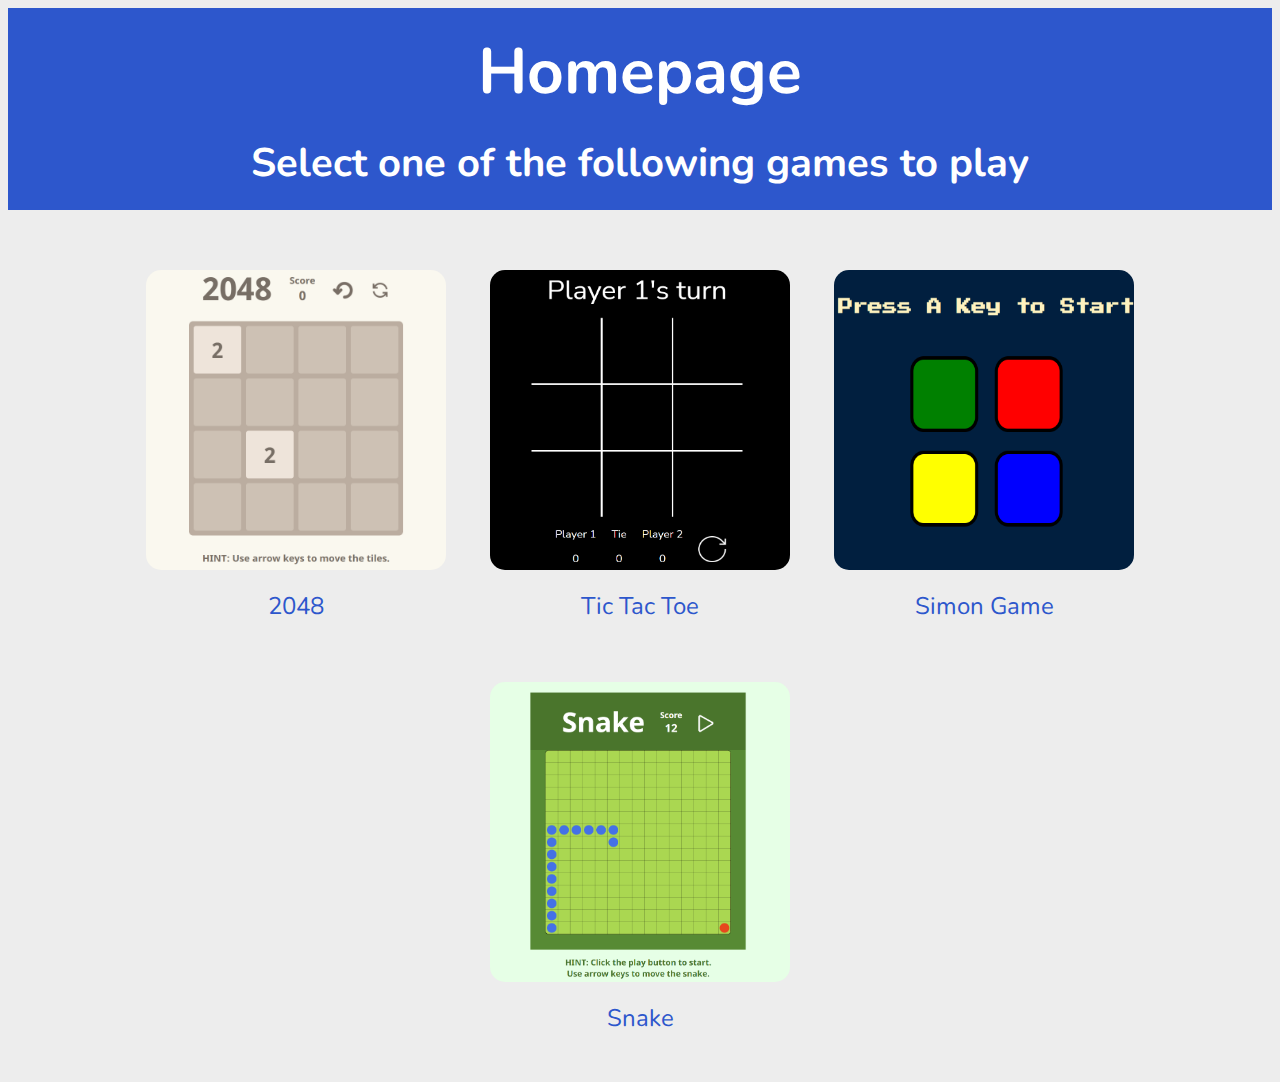
<file: index.html>
<!DOCTYPE html>
<html lang="en" dir="ltr">

<head>
  <meta charset="utf-8">
  <title>Homepage</title>
  <link rel="stylesheet" href="styles.css">
  <link rel="preconnect" href="https://fonts.googleapis.com">
  <link rel="preconnect" href="https://fonts.gstatic.com" crossorigin>
  <link href="https://fonts.googleapis.com/css2?family=Nunito&display=swap" rel="stylesheet">
</head>

<body>
  <div class="header">
    <h1>Homepage</h1>
    <h2>Select one of the following games to play</h2>
  </div>
  <div class="game">
    <img class="game-Image" src="images/2048.png" alt="2048">
    <a class="game-title" href="2048/index.html">2048</a>
  </div>
  <div class="game">
    <img class="game-Image" src="images/ticTacToe.png" alt="ticTacToe">
    <a class="game-title" href="Tic%20Tac%20Toe/index.html">Tic Tac Toe</a>
  </div>
  <div class="game">
    <img class="game-Image" src="images/simonGame.png" alt="simonGame">
    <a class="game-title" href="Simon%20Game/index.html">Simon Game</a>
  </div>
  <div class="game">
    <img class="game-Image" src="images/snake.png" alt="snake">
    <a class="game-title" href="Snake/index.html">Snake</a>
  </div>
</body>

</html>
</file>
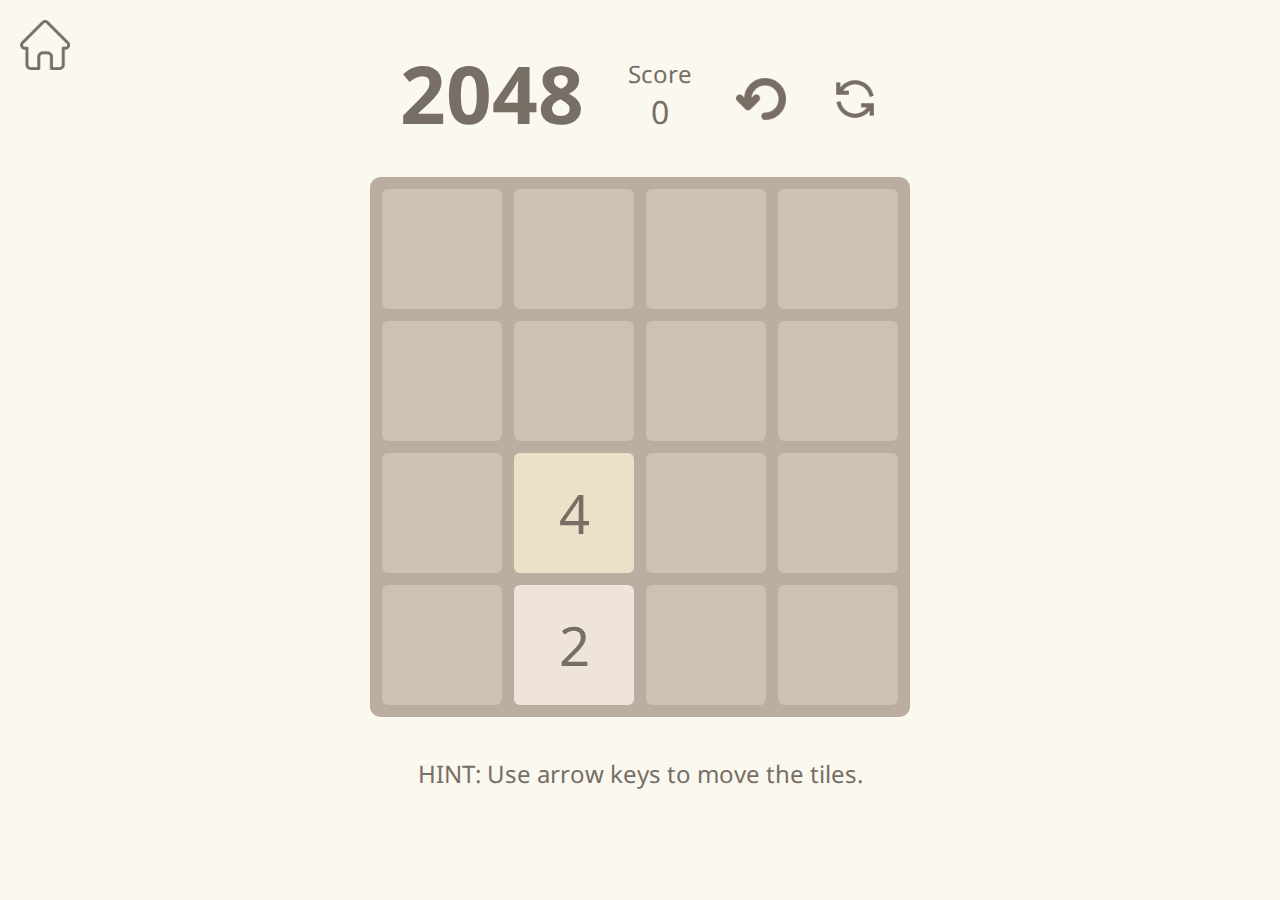
<file: 2048/index.html>
<!DOCTYPE html>
<html lang="en" dir="ltr">

<head>
  <meta charset="utf-8">
  <title>2048</title>
  <link rel="stylesheet" href="styles.css">
  <link rel="preconnect" href="https://fonts.googleapis.com">
  <link rel="preconnect" href="https://fonts.gstatic.com" crossorigin>
  <link href="https://fonts.googleapis.com/css2?family=Noto+Sans:wght@700&display=swap" rel="stylesheet">
</head>

<body>
  <a href="../index.html"><img class="homepage" src="images/home.png"></a>
  <div class="header">
    <h1 class="heading">2048</h1>
    <div class="score-div">
      <p class="score-heading">Score</p>
      <p class="score">0</p>
    </div>
    <img id="undo" src="images/undo.png" alt="Undo">
    <img id="restart" src="images/restart.png" alt="Restart">
  </div>
  <div class="grid-container">
    <div class="a grid-item"></div>
    <div class="b grid-item"></div>
    <div class="c grid-item"></div>
    <div class="d grid-item"></div>
    <div class="e grid-item"></div>
    <div class="f grid-item"></div>
    <div class="g grid-item"></div>
    <div class="h grid-item"></div>
    <div class="i grid-item"></div>
    <div class="j grid-item"></div>
    <div class="k grid-item"></div>
    <div class="l grid-item"></div>
    <div class="m grid-item"></div>
    <div class="n grid-item"></div>
    <div class="o grid-item"></div>
    <div class="p grid-item"></div>
  </div>

  <p class="hint">HINT: Use arrow keys to move the tiles.</p>
  <script src="https://ajax.googleapis.com/ajax/libs/jquery/3.6.0/jquery.min.js"></script>
  <script src="script.js" charset="utf-8"></script>
</body>

</html>
</file>
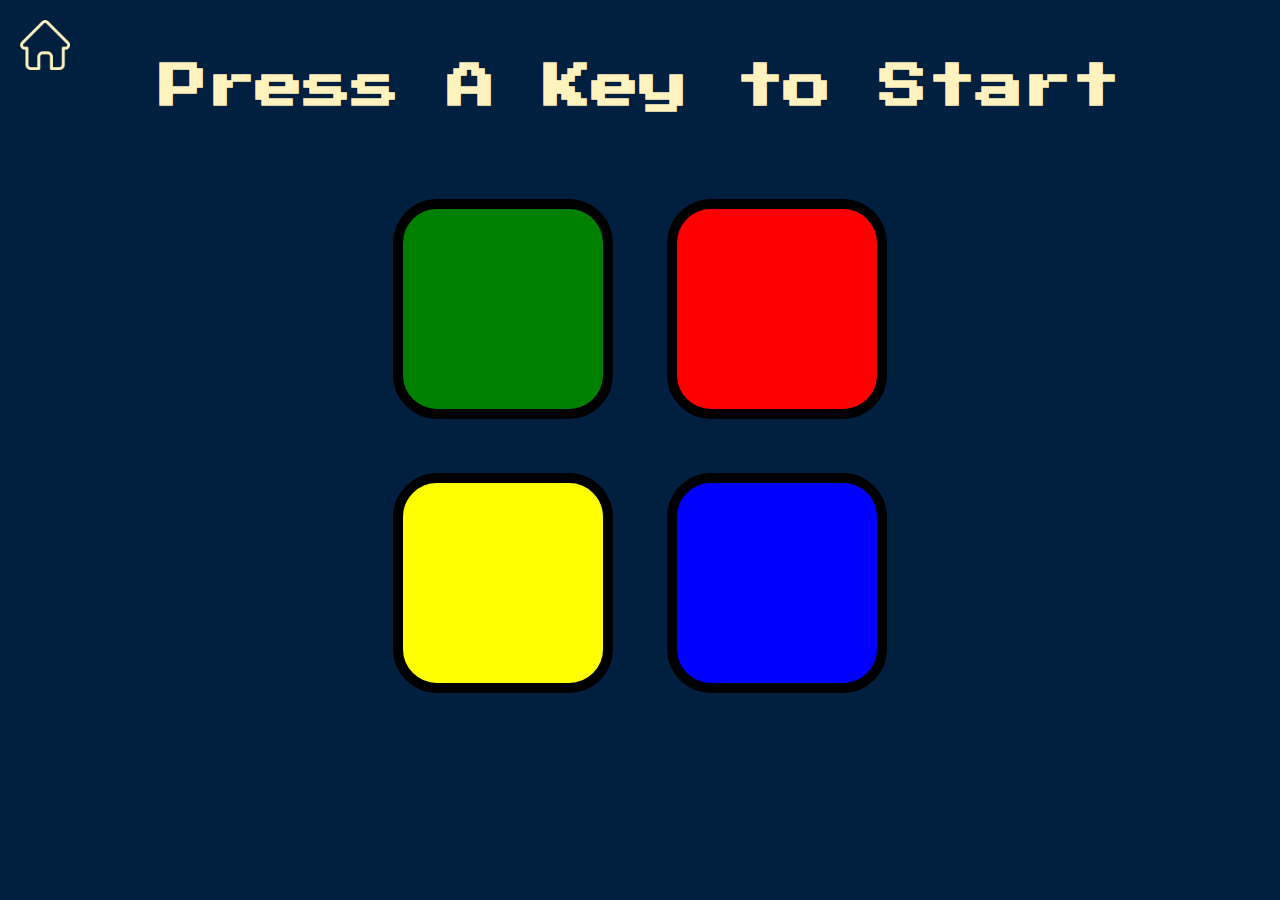
<file: Simon Game/index.html>
<!DOCTYPE html>
<html lang="en" dir="ltr">

<head>
  <meta charset="utf-8">
  <title>Simon</title>
  <link rel="stylesheet" href="styles.css">
  <link href="https://fonts.googleapis.com/css?family=Press+Start+2P" rel="stylesheet">
</head>

<body>
  <a href="../index.html"><img class="homepage" src="images/home.png"></a>
  <h1 id="level-title">Press A Key to Start</h1>
  <div class="container">
    <div class="row">
      <div type="button" id="green" class="btn green"></div>
      <div type="button" id="red" class="btn red"></div>
    </div>

    <div class="row">
      <div type="button" id="yellow" class="btn yellow"></div>
      <div type="button" id="blue" class="btn blue"></div>
    </div>
  </div>
  <script src="https://ajax.googleapis.com/ajax/libs/jquery/3.6.0/jquery.min.js"></script>
  <script src="game.js" charset="utf-8"></script>
</body>

</html>
</file>
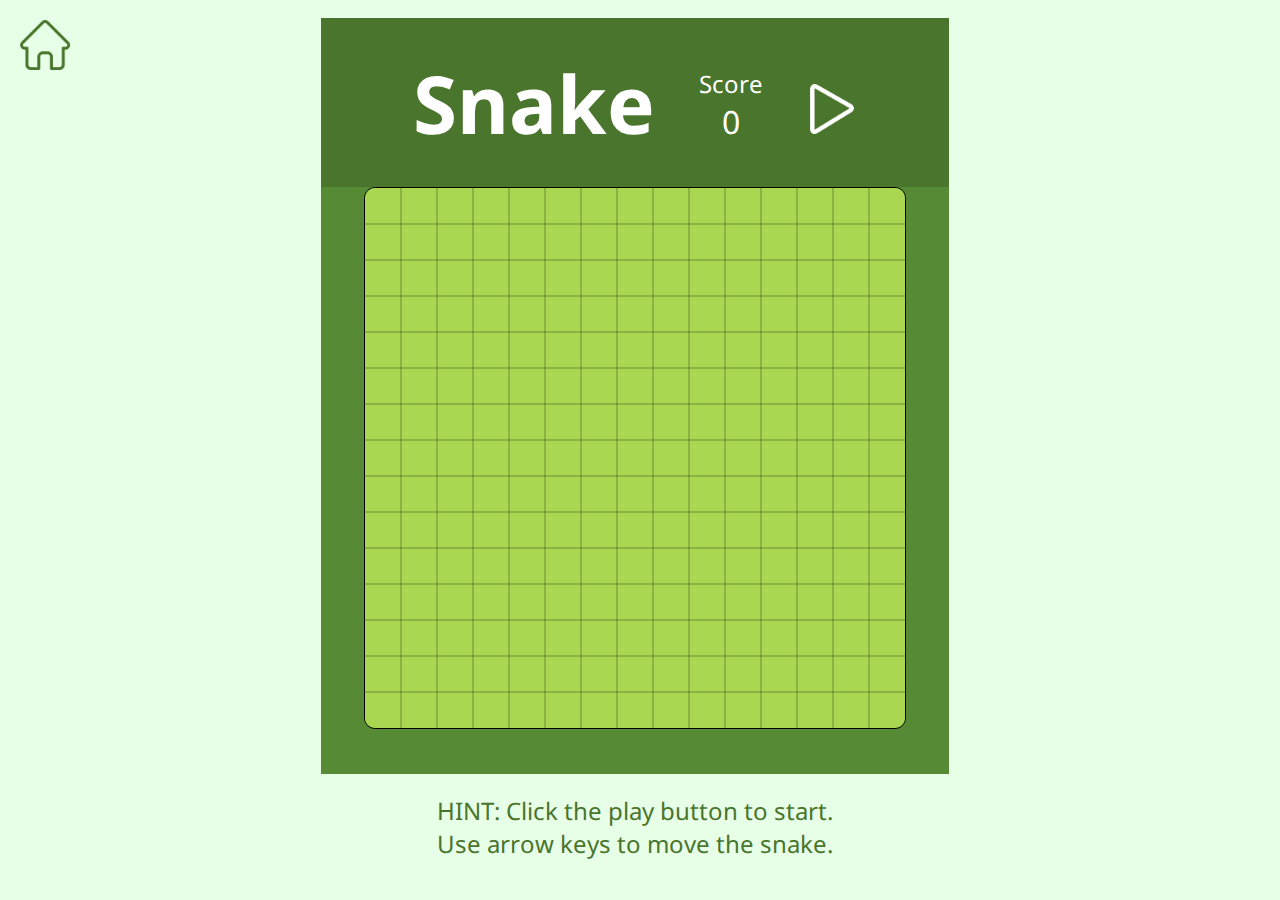
<file: Snake/index.html>
<!DOCTYPE html>
<html>
<head>
	<meta charset="utf-8">
	<title>Snake</title>
	<link rel="stylesheet" href="styles.css">
	<link rel="preconnect" href="https://fonts.googleapis.com">
  	<link rel="preconnect" href="https://fonts.gstatic.com" crossorigin>
	<link href="https://fonts.googleapis.com/css2?family=Noto+Sans:wght@700&display=swap" rel="stylesheet">
</head>
<body>
	<div class="container">
		<a href="../index.html"><img class="homepage" src="images/home.png"></a>
		<div>
			<div class="header">
				<h1 class="heading">Snake</h1>
				<div class="score-div">
					<p class="score-heading">Score</p>
					<p class="score">0</p>
				</div>
				<img id="play" src="images/play.png" alt="Play">
			</div>
			<div class="canvas-div">
				<canvas id="game-canvas" width="540" height="540"></canvas>
			</div>
	  		<p class="hint">HINT: Click the play button to start.<br> Use arrow keys to move the snake.</p>
  		</div>
	</div>
	<script src="https://code.jquery.com/jquery-3.7.1.min.js"></script>
	<script src="script.js" charset="utf-8"></script>
</body>
</html>
</file>
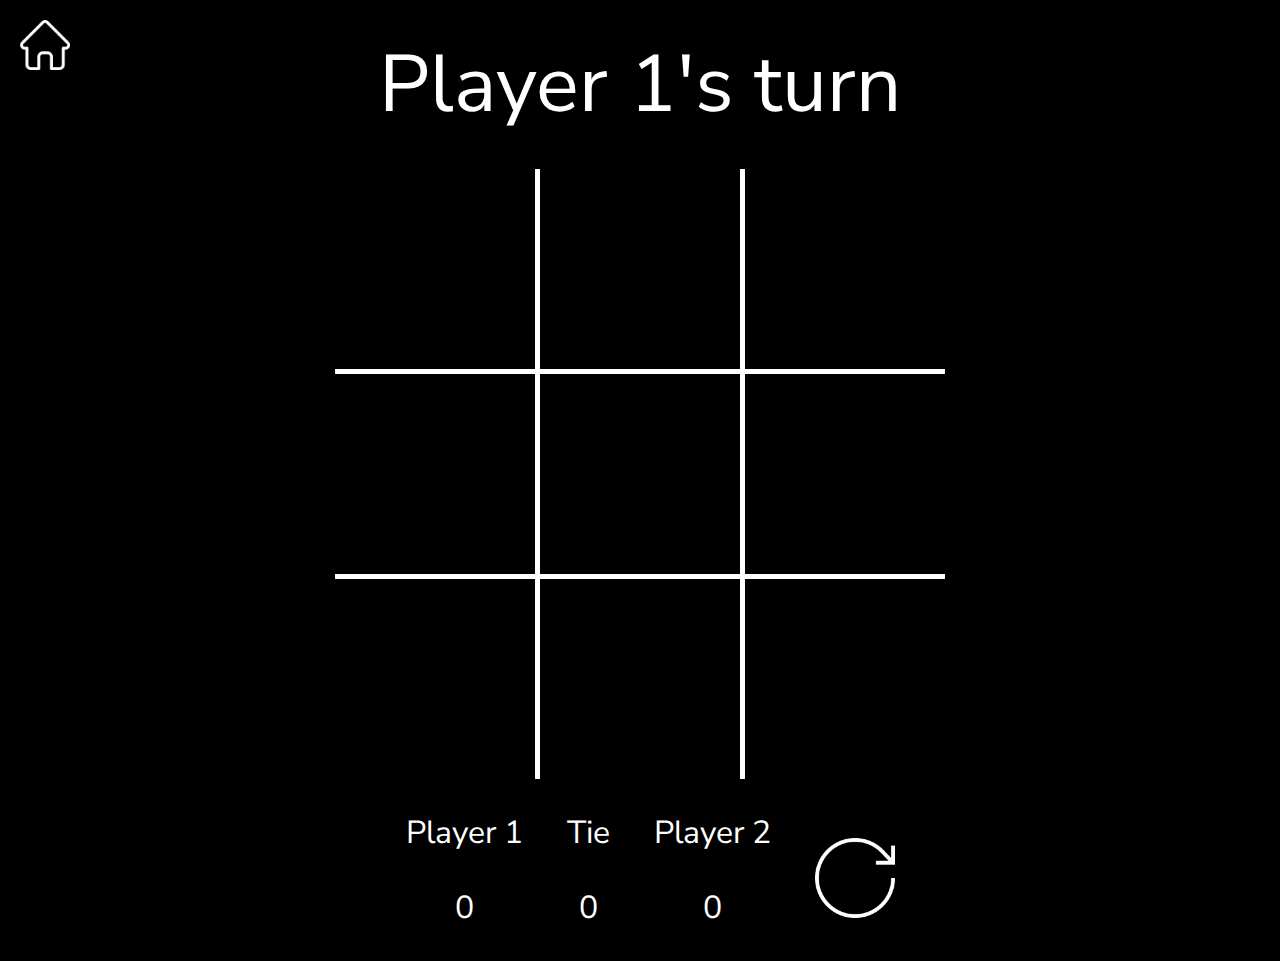
<file: Tic Tac Toe/index.html>
<!DOCTYPE html>
<html lang="en" dir="ltr">

<head>
  <meta charset="utf-8">
  <title>Tic Tac Toe</title>

  <link rel="stylesheet" href="styles.css">
  <link rel="preconnect" href="https://fonts.googleapis.com">
  <link rel="preconnect" href="https://fonts.gstatic.com" crossorigin>
  <link href="https://fonts.googleapis.com/css2?family=Nunito+Sans&display=swap" rel="stylesheet">
</head>

<body>
  <a href="../index.html"><img class="homepage" src="images/home.png"></a>
  <p class="message">Player 1's turn</p>

  <div class="grid-container">
    <button class="a grid-item"></button>
    <button class="b grid-item"></button>
    <button class="c grid-item"></button>
    <button class="d grid-item"></button>
    <button class="e grid-item"></button>
    <button class="f grid-item"></button>
    <button class="g grid-item"></button>
    <button class="h grid-item"></button>
    <button class="i grid-item"></button>
  </div>

  <div class="scores">
    <div class="score">
      <p>Player 1</p>
      <p class="player1-score">0</p>
    </div>
    <div class="score">
      <p>Tie</p>
      <p class="ties">0</p>
    </div>
    <div class="score">
      <p>Player 2</p>
      <p class="player2-score">0</p>
    </div>
    <img id="reset" src="images/reset.png" alt="">
  </div>

  <script src="https://ajax.googleapis.com/ajax/libs/jquery/3.6.0/jquery.min.js"></script>
  <script src="script.js" charset="utf-8"></script>
</body>

</html>
</file>
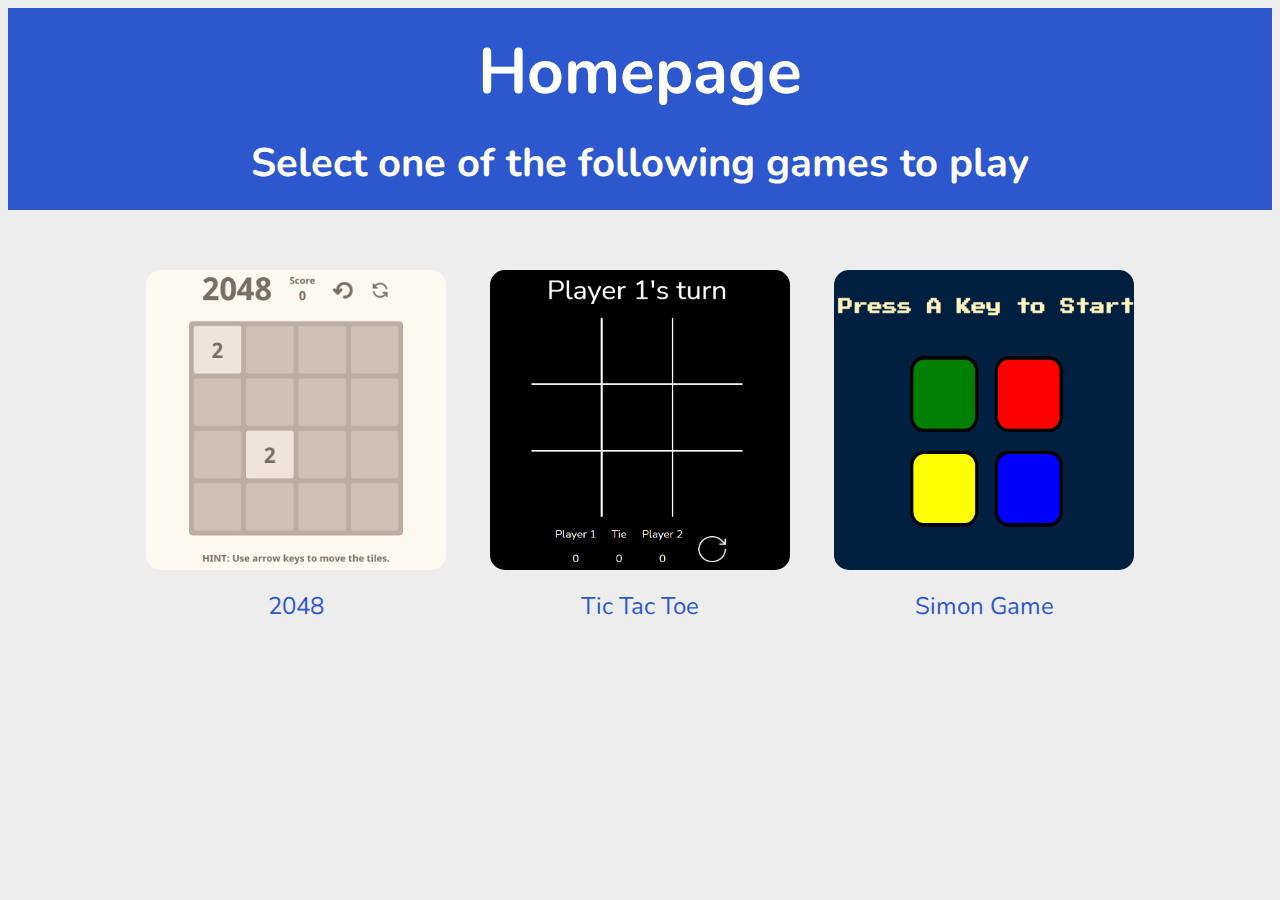
<file: home.html>
<!DOCTYPE html>
<html lang="en" dir="ltr">

<head>
  <meta charset="utf-8">
  <title>Homepage</title>
  <link rel="stylesheet" href="styles.css">
  <link rel="preconnect" href="https://fonts.googleapis.com">
  <link rel="preconnect" href="https://fonts.gstatic.com" crossorigin>
  <link href="https://fonts.googleapis.com/css2?family=Nunito&display=swap" rel="stylesheet">
</head>

<body>
  <div class="header">
    <h1>Homepage</h1>
    <h2>Select one of the following games to play</h2>
  </div>
  <div class="game">
    <img class="game-Image" src="images/2048.png" alt="2048">
    <a class="game-title" href="2048/index.html">2048</a>
  </div>
  <div class="game">
    <img class="game-Image" src="images/ticTacToe.png" alt="ticTacToe">
    <a class="game-title" href="Tic%20Tac%20Toe/index.html">Tic Tac Toe</a>
  </div>
  <div class="game">
    <img class="game-Image" src="images/simonGame.png" alt="simonGame">
    <a class="game-title" href="Simon%20Game/index.html">Simon Game</a>
  </div>
</body>

</html>
</file>
<file: styles.css>
body {
  text-align: center;
  font-family: 'Nunito', sans-serif;
  background-color: #ededed;
}

.header {
  background-color: #2d57cc;
  color: white;
  padding: 20px;
  margin-bottom: 40px;
}

h1 {
  font-size: 4rem;
  margin: 0;
}

h2 {
  font-size: 2.5rem;
  margin: 20px 0 0 0;
}

.game {
  display: inline-block;
  padding: 20px;
}

.game-Image {
  width: 300px;
  height: 300px;
  display: block;
  border-radius: 5%;
}

.game-title {
  color: #2d57cc;
  display: inline-block;
  text-decoration: none;
  font-size: 1.5rem;
  padding: 20px;
}

.game-title:hover {
  color: #000000;
}
</file>
<file: 2048/styles.css>
body {
  background-color: #faf8ef;
  color: #776e65;
  font-family: 'Noto Sans', sans-serif;
  text-align: center;
}

.homepage {
  height: 50px;
  width: 50px;
  position: absolute;
  top: 20px;
  left: 20px;
}

.heading {
  font-size: 5rem;
  display: inline-block;
  margin: 30px 40px 30px 0;
}

.score-div {
  display: inline-block;
}

.score-heading {
  font-size: 1.5rem;
  margin: 0;
}

.score {
  font-size: 2rem;
  margin: 0;
}

#undo {
  color: "#776e65";
  height: 50px;
  width: 50px;
  margin-left: 40px;
}

#restart {
  color: "#776e65";
  height: 50px;
  width: 50px;
  margin-left: 40px;
}

.grid-container {
  background-color: #bbada0;
  border-radius: 2%;
  display: inline-grid;
  grid-gap: 12px 12px;
  grid-template: 120px 120px 120px 120px / 120px 120px 120px 120px;
  padding: 12px;
}

.grid-item {
  display: flex;
  align-items: center;
  justify-content: center;
  background-color: #cdc1b4;
  border-radius: 5%;
  font-size: 340%;
  height: 120px;
  width: 120px;
}

.hint {
  font-size: 1.5rem;
  margin: 40px auto;
}
</file>
<file: Simon Game/styles.css>
body {
  text-align: center;
  background-color: #011F3F;
}

.homepage {
  height: 50px;
  width: 50px;
  position: absolute;
  top: 20px;
  left: 20px;
}

#level-title {
  font-family: 'Press Start 2P', cursive;
  font-size: 3rem;
  margin: 5%;
  color: #FEF2BF;
}

.container {
  display: block;
  width: 50%;
  margin: auto;
}

.btn {
  margin: 25px;
  display: inline-block;
  height: 200px;
  width: 200px;
  border: 10px solid black;
  border-radius: 20%;
}

.game-over {
  background-color: red;
  opacity: 0.8;
}

.red {
  background-color: red;
}

.green {
  background-color: green;
}

.blue {
  background-color: blue;
}

.yellow {
  background-color: yellow;
}

.pressed {
  box-shadow: 0 0 20px white;
  background-color: grey;
}
</file>
<file: Snake/styles.css>
html, body {
	color: white;
	font-family: 'Noto Sans', sans-serif;
	text-align: center;
	background-color: #e6ffe6;
	height: 99%;
	width: 99%;
}

.homepage {
	height: 50px;
	width: 50px;
	position: absolute;
	top: 20px;
	left: 20px;
}

.container {
	display: flex;
	align-items: center;
	justify-content: center;
	width: 100%;
	height: 100%;
}

.header {
	display: inline-block;
	width: 540px;
	background-color: rgb(74, 117, 44);
	padding: 0 44px;
}

.heading {
	font-size: 5rem;
	display: inline-block;
	margin: 30px 40px 30px 0;
}

.canvas-div {
	background-color: rgb(87, 138, 52);
	padding: 0 40px 40px;
}

.score-div {
	display: inline-block;
}

.score-heading {
  font-size: 1.5rem;
  margin: 0;
}

.score {
  font-size: 2rem;
  margin: 0;
}

#play {
	height: 50px;
	width: 50px;
	margin-left: 40px;
}

#game-canvas {
	border: 1px solid #000000;
	border-radius: 2%;
}

.hint {
	color: rgb(74, 117, 44);
	font-size: 1.5rem;
	margin: 20px auto;
}
</file>
<file: Tic Tac Toe/styles.css>
body {
  background-color: black;
  color: white;
  text-align: center;
  font-family: 'Nunito Sans', sans-serif;
  margin: 0;
}

.homepage {
  height: 50px;
  width: 50px;
  position: absolute;
  top: 20px;
  left: 20px;
}

.message {
  font-size: 5rem;
  margin: 30px;
}

.grid-container {
  background-color: white;
  display: inline-grid;
  grid-gap: 5px 5px;
  grid-template: 200px 200px 200px / 200px 200px 200px;
  margin: auto;
}

.grid-item {
  background-color: black;
  border: 0;
  color: white;
  font-size: 0;
  font-weight: bold;
  padding: 20px;
}

.score {
  display: inline-block;
  padding: 0 20px;
  font-size: 2rem;
}

#reset {
  height: 80px;
  width: 80px;
  padding-left: 20px;
}
</file>
